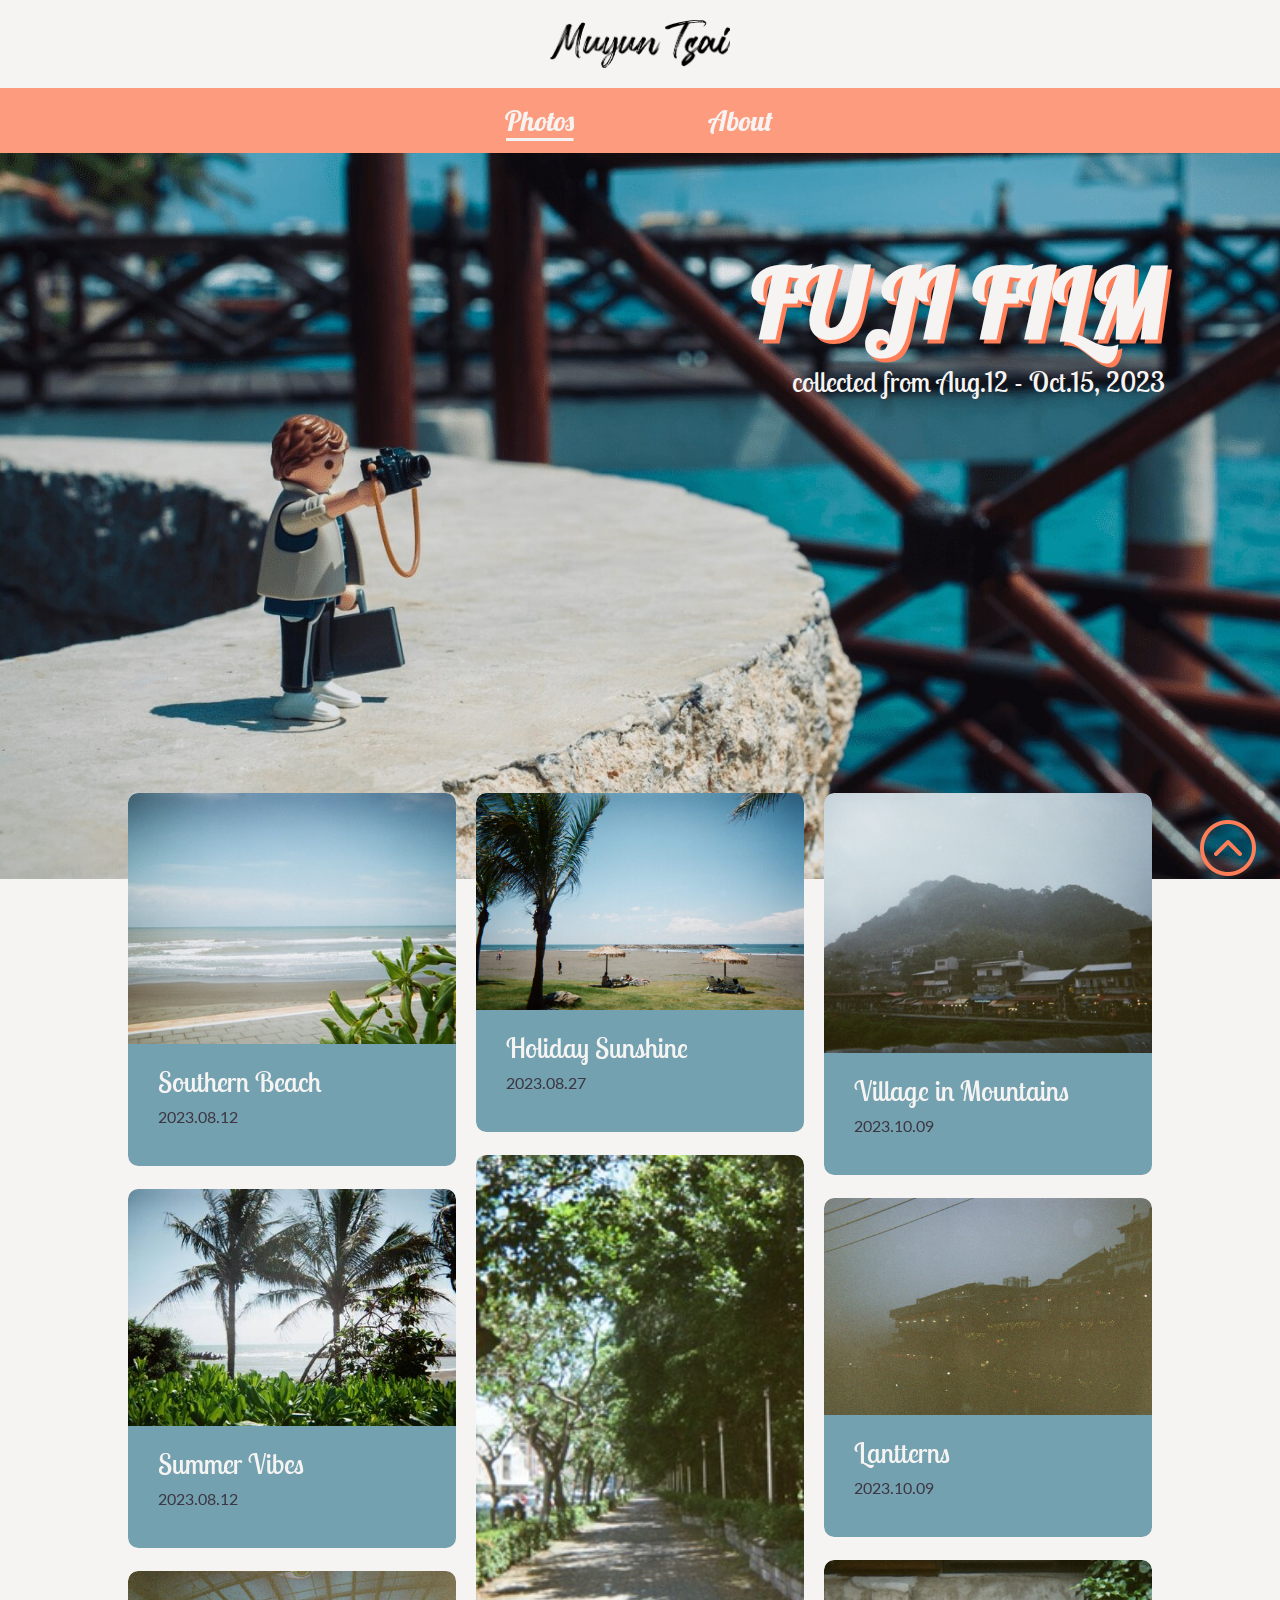
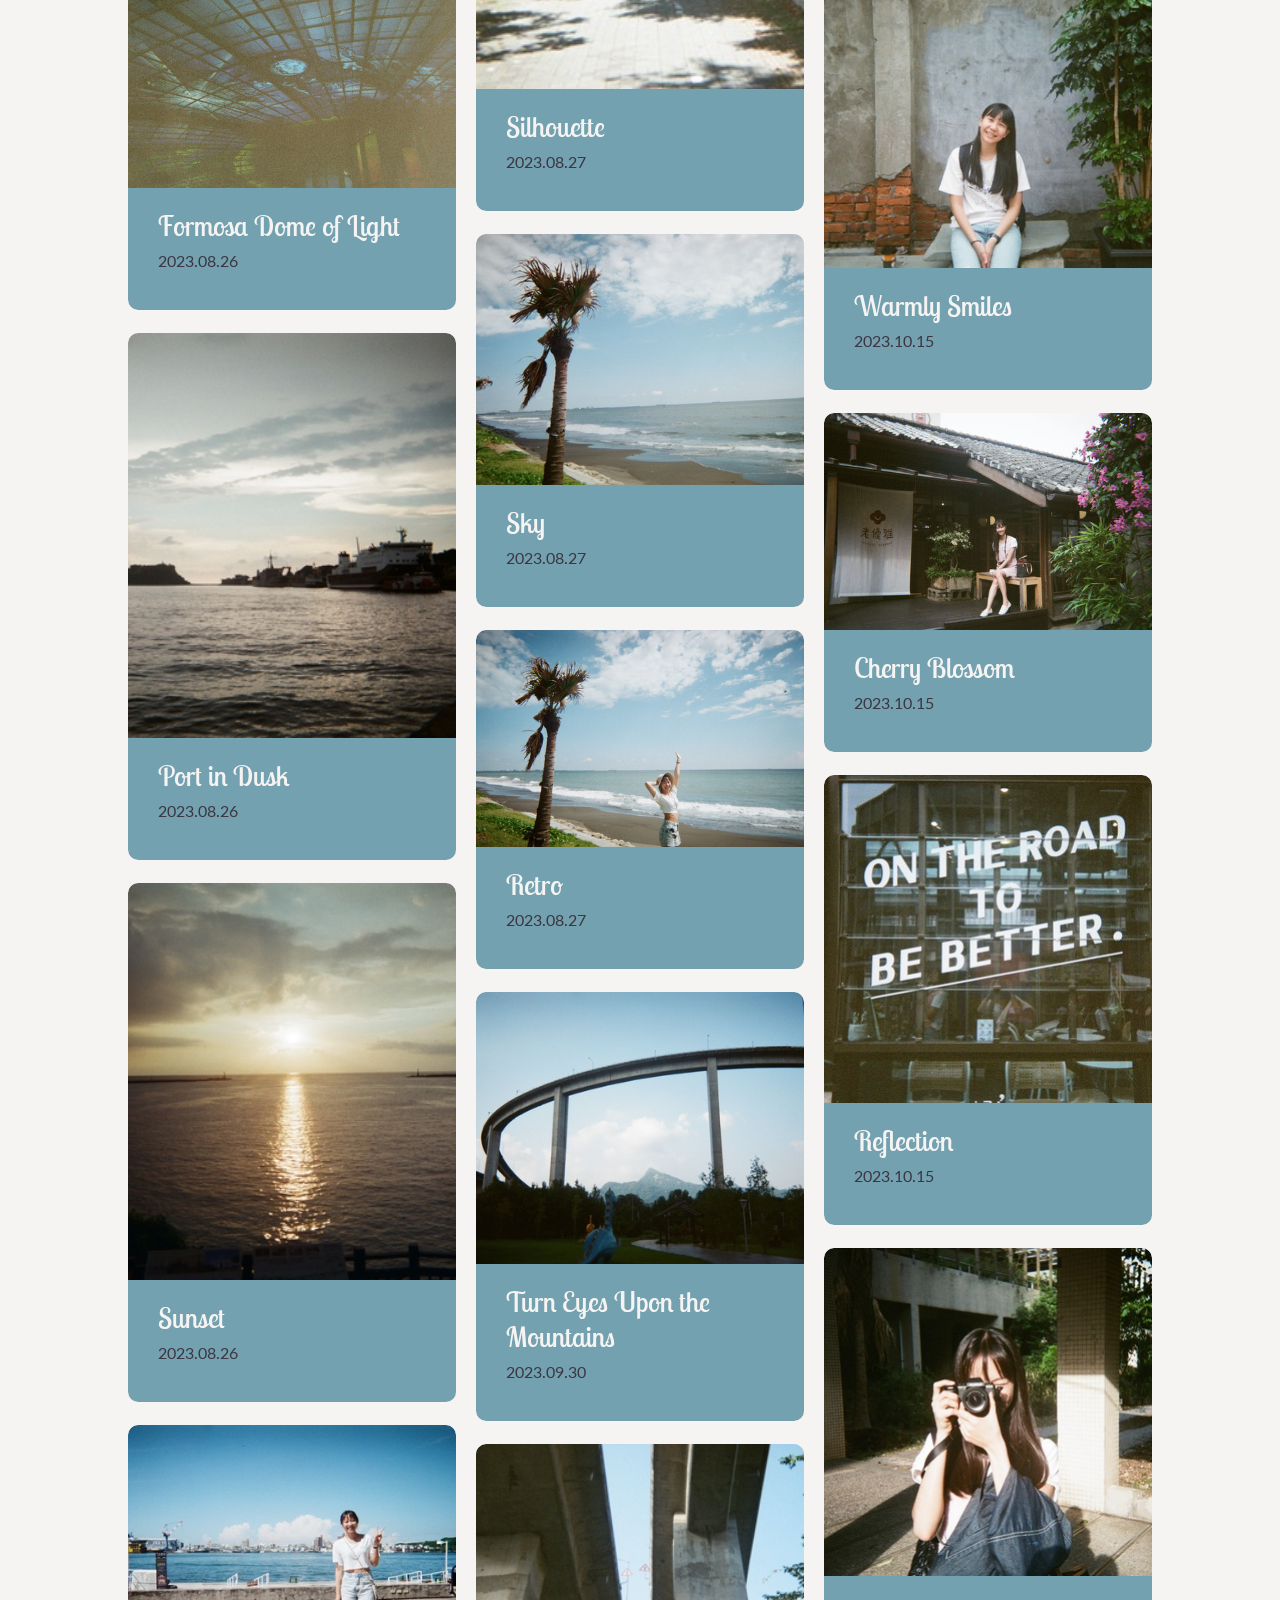
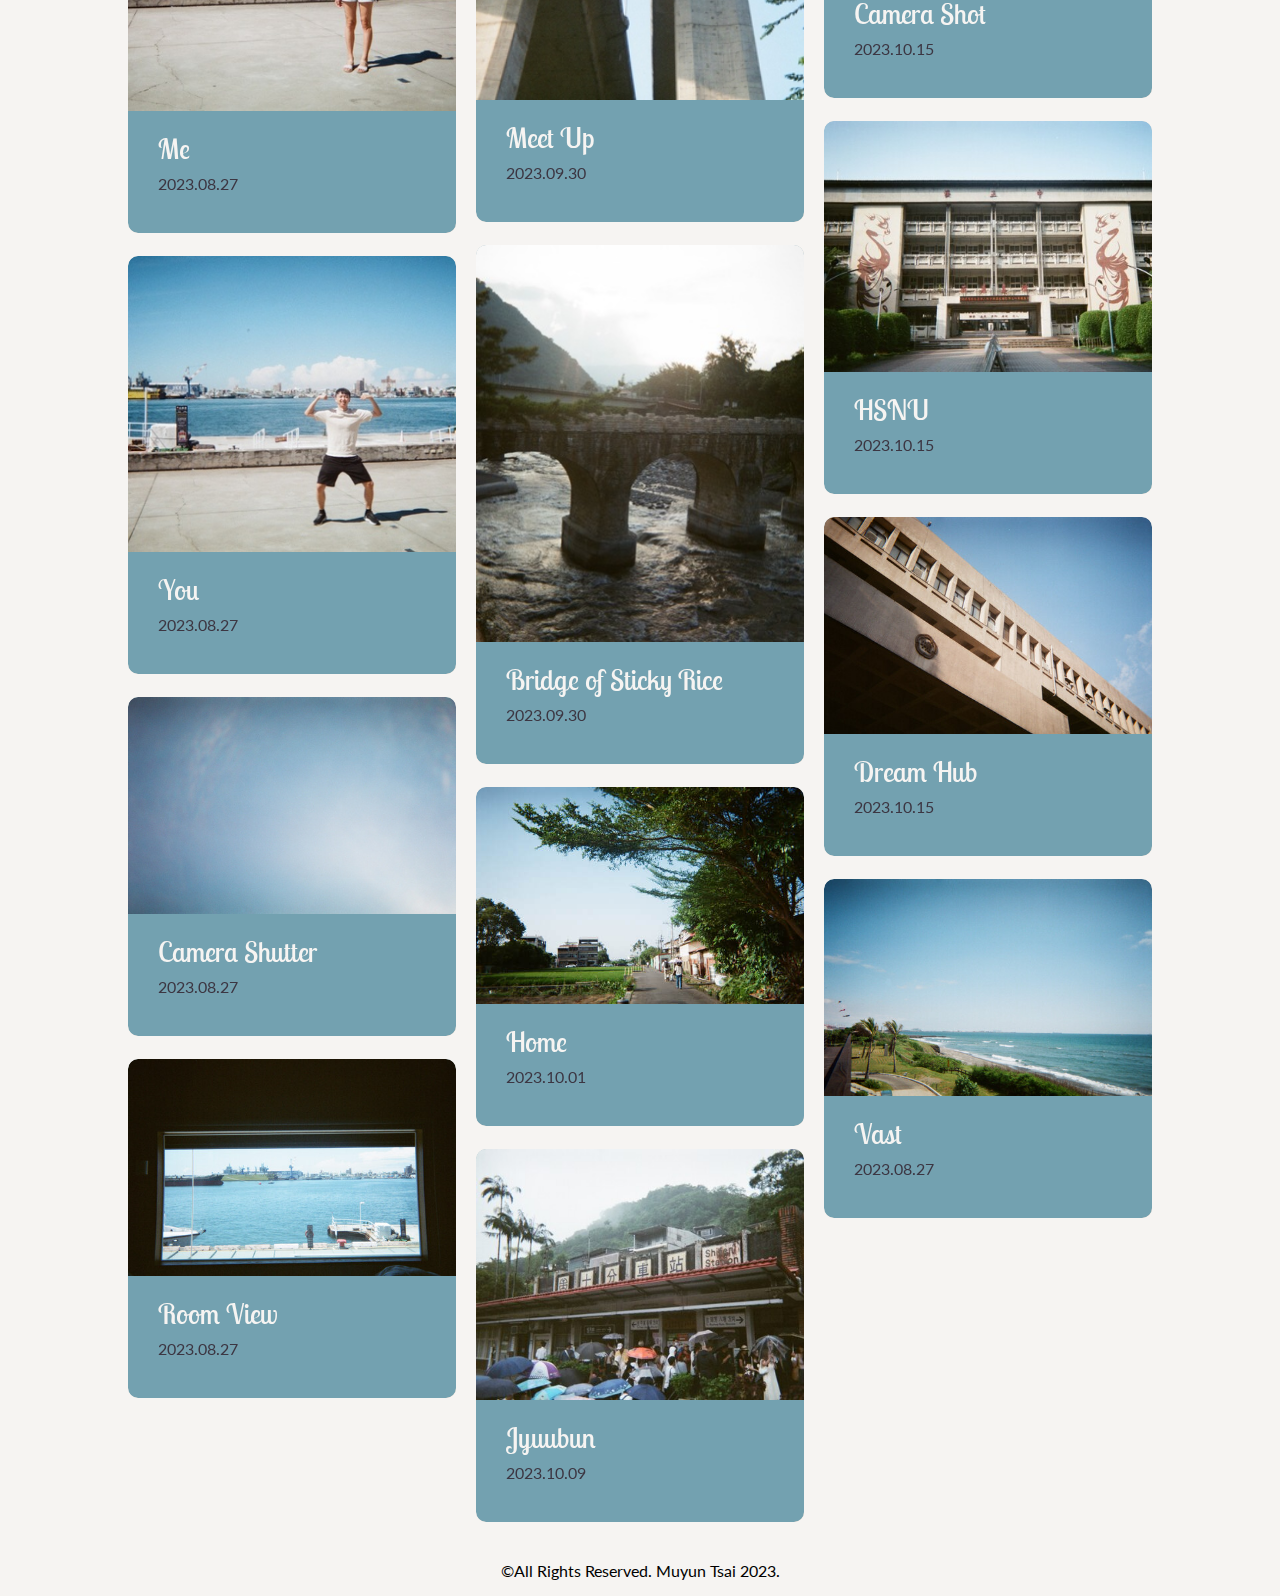
<file: index.html>
<!DOCTYPE html>
<html>
<head>
<meta charset="utf-8">
<title>Iris' Film Album</title>
<meta name="viewport" content="width=device-width,initial-scale=1">
<link href="css/style_01.css" rel="stylesheet" type="text/css">
</head>

<body>
<!--header-->
<header id="top">
    <img src="img/logo.png" width="180px">
</header>

<!--nav-->
<nav>
    <a href="#top" class="this_page">Photos</a>
    <a href="about.html">About</a>
</nav>

<!--section-->
<section>
    <div class="right">
        <h1>FUJI FILM</h1>
        <p>collected from Aug.12 - Oct.15, 2023</p>
    </div>
    <div class="left">
        <img src="img/banner_03.jpg" width="100%">
    </div>
</section>


<!--article-->
<article>
    <div class="box">
        <div class="imgbox">
            <img src="img/photo_01.jpg">
        </div>
        <h3>Southern Beach</h3>
        <p>2023.08.12</p>
    </div>

    <div class="box">
        <div class="imgbox">
            <img src="img/photo_02.jpg">
        </div>
        <h3>Summer Vibes</h3>
        <p>2023.08.12</p>
    </div>

    <div class="box">
        <div class="imgbox">
            <img src="img/photo_03.jpg">
        </div>
        <h3>Formosa Dome of Light</h3>
        <p>2023.08.26</p>
    </div>

    <div class="box">
        <div class="imgbox">
            <img src="img/photo_04.jpg">
        </div>
        <h3>Port in Dusk</h3>
        <p>2023.08.26</p>
    </div>

    <div class="box">
        <div class="imgbox">
            <img src="img/photo_05.jpg">
        </div>
        <h3>Sunset</h3>
        <p>2023.08.26</p>
    </div>

    <div class="box">
        <div class="imgbox">
            <img src="img/photo_06.jpg">
        </div>
        <h3>Me</h3>
        <p>2023.08.27</p>
    </div>

    <div class="box">
        <div class="imgbox">
            <img src="img/photo_07.jpg">
        </div>
        <h3>You</h3>
        <p>2023.08.27</p>
    </div>

    <div class="box">
        <div class="imgbox">
            <img src="img/photo_08.jpg">
        </div>
        <h3>Camera Shutter</h3>
        <p>2023.08.27</p>
    </div>

    <div class="box">
        <div class="imgbox">
            <img src="img/photo_09.jpg">
        </div>
        <h3>Room View</h3>
        <p>2023.08.27</p>
    </div>

    <div class="box">
        <div class="imgbox">
            <img src="img/photo_10.jpg">
        </div>
        <h3>Holiday Sunshine</h3>
        <p>2023.08.27</p>
    </div>

    <div class="box">
        <div class="imgbox">
            <img src="img/photo_11.jpg">
        </div>
        <h3>Silhouette</h3>
        <p>2023.08.27</p>
    </div>

    <div class="box">
        <div class="imgbox">
            <img src="img/photo_12.jpg">
        </div>
        <h3>Sky</h3>
        <p>2023.08.27</p>
    </div>

    <div class="box">
        <div class="imgbox">
            <img src="img/photo_13.jpg">
        </div>
        <h3>Retro</h3>
        <p>2023.08.27</p>
    </div>

    <div class="box">
        <div class="imgbox">
            <img src="img/photo_14.jpg">
        </div>
        <h3>Turn Eyes Upon the Mountains</h3>
        <p>2023.09.30</p>
    </div>

    <div class="box">
        <div class="imgbox">
            <img src="img/photo_15.jpg">
        </div>
        <h3>Meet Up</h3>
        <p>2023.09.30</p>
    </div>

    <div class="box">
        <div class="imgbox">
            <img src="img/photo_16.jpg">
        </div>
        <h3>Bridge of Sticky Rice</h3>
        <p>2023.09.30</p>
    </div>

    <div class="box">
        <div class="imgbox">
            <img src="img/photo_17.jpg">
        </div>
        <h3>Home</h3>
        <p>2023.10.01</p>
    </div>

    <div class="box">
        <div class="imgbox">
            <img src="img/photo_18.jpg">
        </div>
        <h3>Jyuubun</h3>
        <p>2023.10.09</p>
    </div>

    <div class="box">
        <div class="imgbox">
            <img src="img/photo_19.jpg">
        </div>
        <h3>Village in Mountains</h3>
        <p>2023.10.09</p>
    </div>

    <div class="box">
        <div class="imgbox">
            <img src="img/photo_20.jpg">
        </div>
        <h3>Lantterns</h3>
        <p>2023.10.09</p>
    </div>

    <div class="box">
        <div class="imgbox">
            <img src="img/photo_21.jpg">
        </div>
        <h3>Warmly Smiles</h3>
        <p>2023.10.15</p>
    </div>

    <div class="box">
        <div class="imgbox">
            <img src="img/photo_22.jpg">
        </div>
        <h3>Cherry Blossom</h3>
        <p>2023.10.15</p>
    </div>

    <div class="box">
        <div class="imgbox">
            <img src="img/photo_23.jpg">
        </div>
        <h3>Reflection</h3>
        <p>2023.10.15</p>
    </div>

    <div class="box">
        <div class="imgbox">
            <img src="img/photo_24.jpg">
        </div>
        <h3>Camera Shot</h3>
        <p>2023.10.15</p>
    </div>

    <div class="box">
        <div class="imgbox">
            <img src="img/photo_25.jpg">
        </div>
        <h3>HSNU</h3>
        <p>2023.10.15</p>
    </div>

    <div class="box">
        <div class="imgbox">
            <img src="img/photo_26.jpg">
        </div>
        <h3>Dream Hub</h3>
        <p>2023.10.15</p>
    </div>

    <div class="box">
        <div class="imgbox">
            <img src="img/photo_27.jpg">
        </div>
        <h3>Vast</h3>
        <p>2023.08.27</p>
    </div>
</article>


<!--aside-->
<aside>
    <a href="#top">
        <div class="totop"></div>
    </a>
</aside>


<!--footer-->
<footer>
    <p>&copy;All Rights Reserved. Muyun Tsai 2023.</p>
</footer>

</body>
</html>
</file>
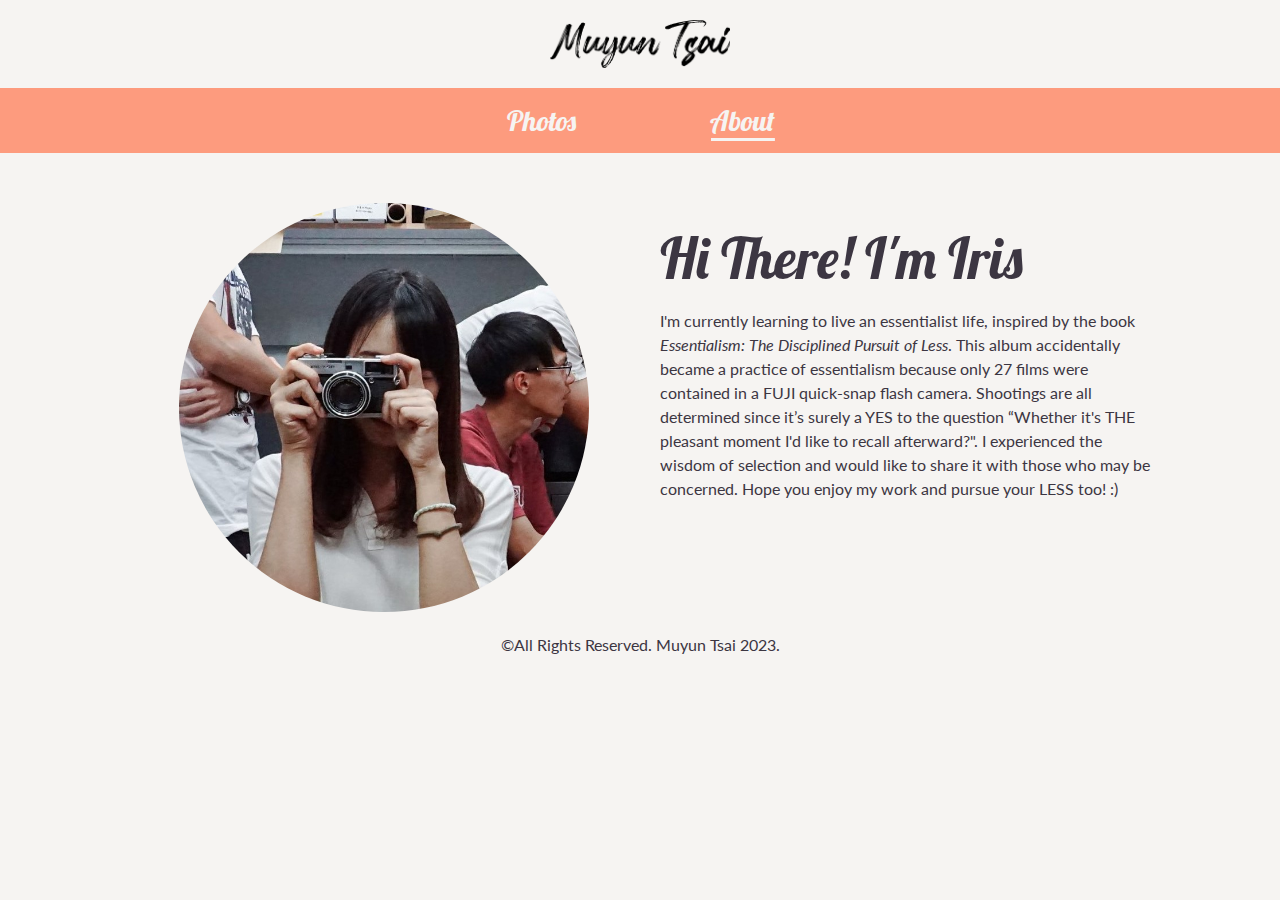
<file: about.html>
<!DOCTYPE html>
<html>
<head>
<meta charset="utf-8">
<title>Iris' Film Album</title>
<meta name="viewport" content="width=device-width,initial-scale=1">
<link href="css/style_02.css" rel="stylesheet" type="text/css">
</head>

<body>
<!--header-->
<header id="top">
    <img src="img/logo.png" width="180px">
</header>

<!--nav-->
<nav>
    <a href="index.html">Photos</a>
    <a href="#top" class="this_page">About</a>
</nav>

<!--section-->
<section>
    <div class="left">
        <img src="img/about_me_02.jpg">
    </div>
    <div class="right">
        <h2>Hi There! I'm Iris</h2>
        <p>I'm currently learning to live an essentialist life, inspired by the book <i>Essentialism: The Disciplined Pursuit of Less</i>.  
            This album accidentally became a practice of essentialism because only 27 films were contained in a FUJI quick-snap flash camera. Shootings are all determined since it’s surely a YES to the question “Whether it's THE pleasant moment I'd like to recall afterward?". I experienced the wisdom of selection and would like to share it with those who may be concerned. Hope you enjoy my work and pursue your LESS too! :) 
            </p>
    </div>
</section>

<!--footer-->
<footer>
    <p>&copy;All Rights Reserved. Muyun Tsai 2023.</p>
</footer>

</body>
</html>
</file>
<file: css/style_01.css>
@charset "utf-8";
/*CSS document*/

@import url('https://fonts.googleapis.com/css2?family=Lato:wght@300;400&family=Lobster&family=Lobster+Two&family=Noto+Sans+TC&display=swap');

html{
    font-size: 16px;
}

body{
    font-family: 'Lato', sans-serif;
    margin: 0;
    padding: 0;
    background-color: #f6f4f2;
}

/*header*/
header{
    box-sizing: border-box;
    text-align: center;
}

header img{
    display: block;
    padding: 20px;
    margin: auto;
}

/*nav*/
nav{
    box-sizing: border-box;
    padding: 15px;
    text-align: center;
    font-family: 'Lobster', sans-serif;
    font-size: 1.75rem;
    background-color: rgba(255, 126, 87, 0.75);

    position: sticky;
    position: -webkit-sticky; /*safari*/
    top: 0;
    z-index: 2000;
}

nav a{
    text-decoration: none;
    color: #f6f4f2;
    padding: 5px 5px;
    margin-inline: 60px;
}

nav a:hover{
    color: #87806d;
}

nav a:active{
    color: #535045;
}

.this_page{
    text-decoration: none;
    color: #f6f4f2;
    padding: 3px 3px;
    margin-inline: 60px;
    background-image: linear-gradient(#f6f4f2, #f6f4f2);
    background-position: center bottom;
    background-size: 90% 3px;
    background-repeat: no-repeat;
   /* transition: background-size 0.25s linear*/
}

.this_page:hover{
    background-image: linear-gradient(#87806d, #87806d);
   /* background-size: 90% 3px;*/
}


/*section*/
section{
    position: relative;
    padding-bottom: 50%;
}

.left{
    position: absolute;
    box-sizing: border-box;
    width: 100%;
}

.right{
    position: absolute;
    box-sizing: border-box;
    width: 60%;
    right: 9%;
    top: 14%;
    z-index: 20;
}

.right h1{
    font-family: 'Lobster', sans-serif;
    font-size: 6rem;
    color: #f6f4f2;
    text-shadow: 4px 4px 0px #FF7E57;
    margin-block-start: 0;
    margin-block-end: 0;
    text-align: right;
}

.right p{
    font-family: 'Lobster Two', sans-serif;
    font-size: 1.75rem;
    color: #f6f4f2;
    text-align: right;
    margin-block-start: 2px;
}

/*article*/
article{
    width: 80%;
    margin: auto;
    column-count: 3;
    -webkit-column-count: 3; /*safari, chrome, opera*/
    -moz-column-count: 3; /*firefox*/

    column-gap: 20px;
    -webkit-column-gap: 20px;
    -moz-column-gap: 20px;
}

.box{
    box-sizing: border-box;
    display: inline-block;
    width: 100%;
    background-color: #73a1b0;
    border-radius: 10px;
    box-shadow: 4px 4px 8px rgba(135, 128, 109, 0.75);
    overflow: hidden;
    margin: 0px 0px 20px 0px;
    mask-image: -webkit-radial-gradient(white, black);
}

.imgbox{
    width: 100%;
    height: auto;
    overflow: hidden;
}

.box .imgbox img{
    float: left;
    width: 100%;

    transform: scale(1,1);
    transition: transform 1s;
    transition-timing-function: ease-in-out;
    -webkit-transform: scale(1,1); /*safari*/
    -webkit-transition: transform 1s;
    -webkit-transition-timing-function: ease-in-out;
}

.box:hover .imgbox img{
    transform: scale(1.2,1.2);
    -webkit-transform: scale(1.2,1.2);
}

.box h3{
    font-family: 'Lobster Two', sans-serif;
    font-weight: 400;
    font-size: 1.75rem;
    margin-block-start: 20px;
    margin-block-end: 0;
    margin-inline-start: 30px;
    color: #f6f4f2;
}

.box p{
    color: #3c3642;
    margin-block-start: 0.5em;
    margin-inline-start: 30px;
    margin-block-end: 40px;
}

/*aside*/
aside{
    position: fixed;
    right: 20px;
    bottom: 20px;
    z-index: 100000;
}

.totop{
    width: 64px;
    height: 64px;
    background: url(../img/totop.png) no-repeat;
    background-size: 200%;
    background-position: 0px 0px;
}

.totop:hover{
    width: 64px;
    height: 64px;
    background: url(../img/totop.png) no repeat;
    background-size: 200%;
    background-position: -64px 0px;
}

/*footer*/
footer p{
    text-align:center;
}

/*small devices*/
@media (max-width: 767px){
    nav, .right p, .box h3{
        font-size: 1.25rem;    
    }
    
    .right h1{
        font-size: 3rem;
    }

    .box p, footer p{
        font-size: 0.75rem
    }

    article{
        width: 70%;
        column-count: 1;
        -webkit-column-count: 1; /*safari, chrome, opera*/
        -moz-column-count: 1; /*firefox*/
    }
}

/*medium devices*/
@media (min-width: 768px) and (max-width: 991px){
    nav, .right p, .box h3{
        font-size: 1.5rem;    
    }
    
    .right h1{
        font-size: 5rem;
    }
}
</file>
<file: css/style_02.css>
@charset "utf-8";
/*CSS document*/

@import url('https://fonts.googleapis.com/css2?family=Lato:wght@300;400&family=Lobster&family=Lobster+Two&family=Noto+Sans+TC&display=swap');

html{
    font-size: 16px;
}

body{
    font-family: 'Lato', sans-serif;
    color: #3C3642;
    margin: 0;
    padding: 0;
    background-color: #f6f4f2;
}

/*header*/
header{
    box-sizing: border-box;
    text-align: center;
}

header img{
    display: block;
    padding: 20px;
    margin: auto;
}

/*nav*/
nav{
    box-sizing: border-box;
    padding: 15px;
    text-align: center;
    font-family: 'Lobster', sans-serif;
    font-size: 1.75rem;
    background-color: rgba(255, 126, 87, 0.75);

    position: sticky;
    position: -webkit-sticky; /*safari*/
    top: 0;
    z-index: 2000;
    margin-bottom: 50px;
}

nav a{
    text-decoration: none;
    color: #f6f4f2;
    padding: 5px 5px;
    margin-inline: 60px;
}

nav a:hover{
    color: #87806d;
}

nav a:active{
    color: #535045;
}

.this_page{
    text-decoration: none;
    color: #f6f4f2;
    padding: 3px 3px;
    margin-inline: 60px;
    background-image: linear-gradient(#f6f4f2, #f6f4f2);
    background-position: center bottom;
    background-size: 90% 3px;
    background-repeat: no-repeat;
   /* transition: background-size 0.25s linear*/
}

.this_page:hover{
    background-image: linear-gradient(#87806d, #87806d);
   /* background-size: 90% 3px;*/
}

/*section*/
section{
    width: 80%;
    margin: auto;
}

.right, .left{
    box-sizing: border-box;
    float: left;
    width: 50%
}

.left{
    text-align: center;
}

.left img{
    width: 80%;
    
    border-radius: 370px;
}

.right{ 
    padding: 20px 0px 0px 20px;
}

.right h2{
    font-family: 'Lobster', sans-serif;
    font-size: 3.5rem;
    font-weight: 400;
    margin-block-start: 0;
    margin-block-end: 0;
}

/*.right h4{
    font-family: 'Lobster Two', sans-serif;
    font-size: 1.5rem;
    font-weight: 400;
    margin-block-start: 0.5em;
    margin-block-end: 0;
}*/

.right p{
    margin-block-end: 0;
    font-size: 1rem;
    line-height: 1.5em;
}

/*footer*/
footer p{
    clear: both;
    text-align:center;
    padding: 20px 0px 0px 0px;
}



/*small devices*/
@media (max-width: 767px){
    nav{
        font-size: 1.25rem;    
    }

    footer p{
        font-size: 0.75rem
    }

    section{
        width: 70%;
    }

    .left, .right{
        display: block;
        float: none;
        width: 100%;
        text-align: center;
        padding: 20px 0px;
    }

    .right h2{
        font-size: 2.5rem;
    }
}

/*medium devices*/
@media (min-width: 768px) and (max-width: 991px){
    nav{
        font-size: 1.5rem;    
    }
    
    .left, .right{
        display: block;
        float: none;
        width: 100%;
        text-align: center;
        padding: 20px 0px;
    }

    .right p{
        margin-block-end: 0;
        font-size: 1.25rem;
        line-height: 1.5em;
    }
}
</file>
